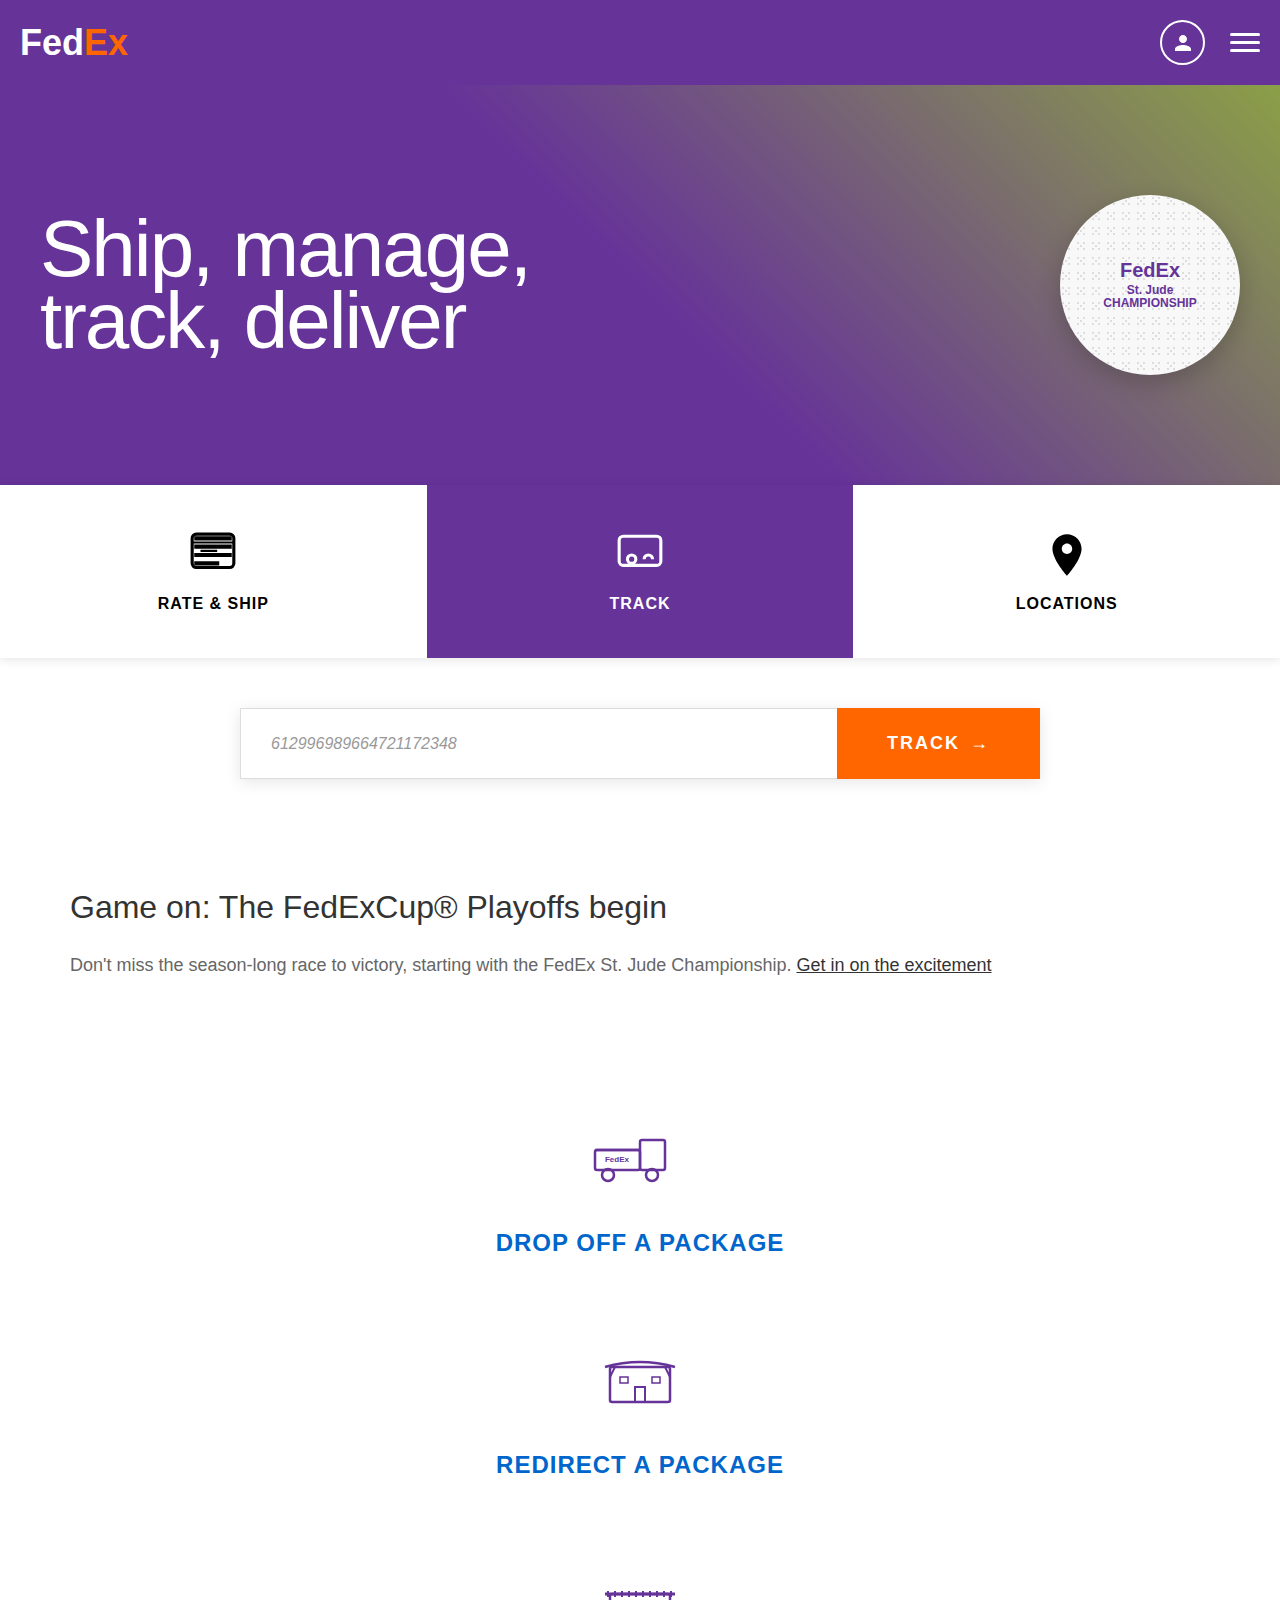
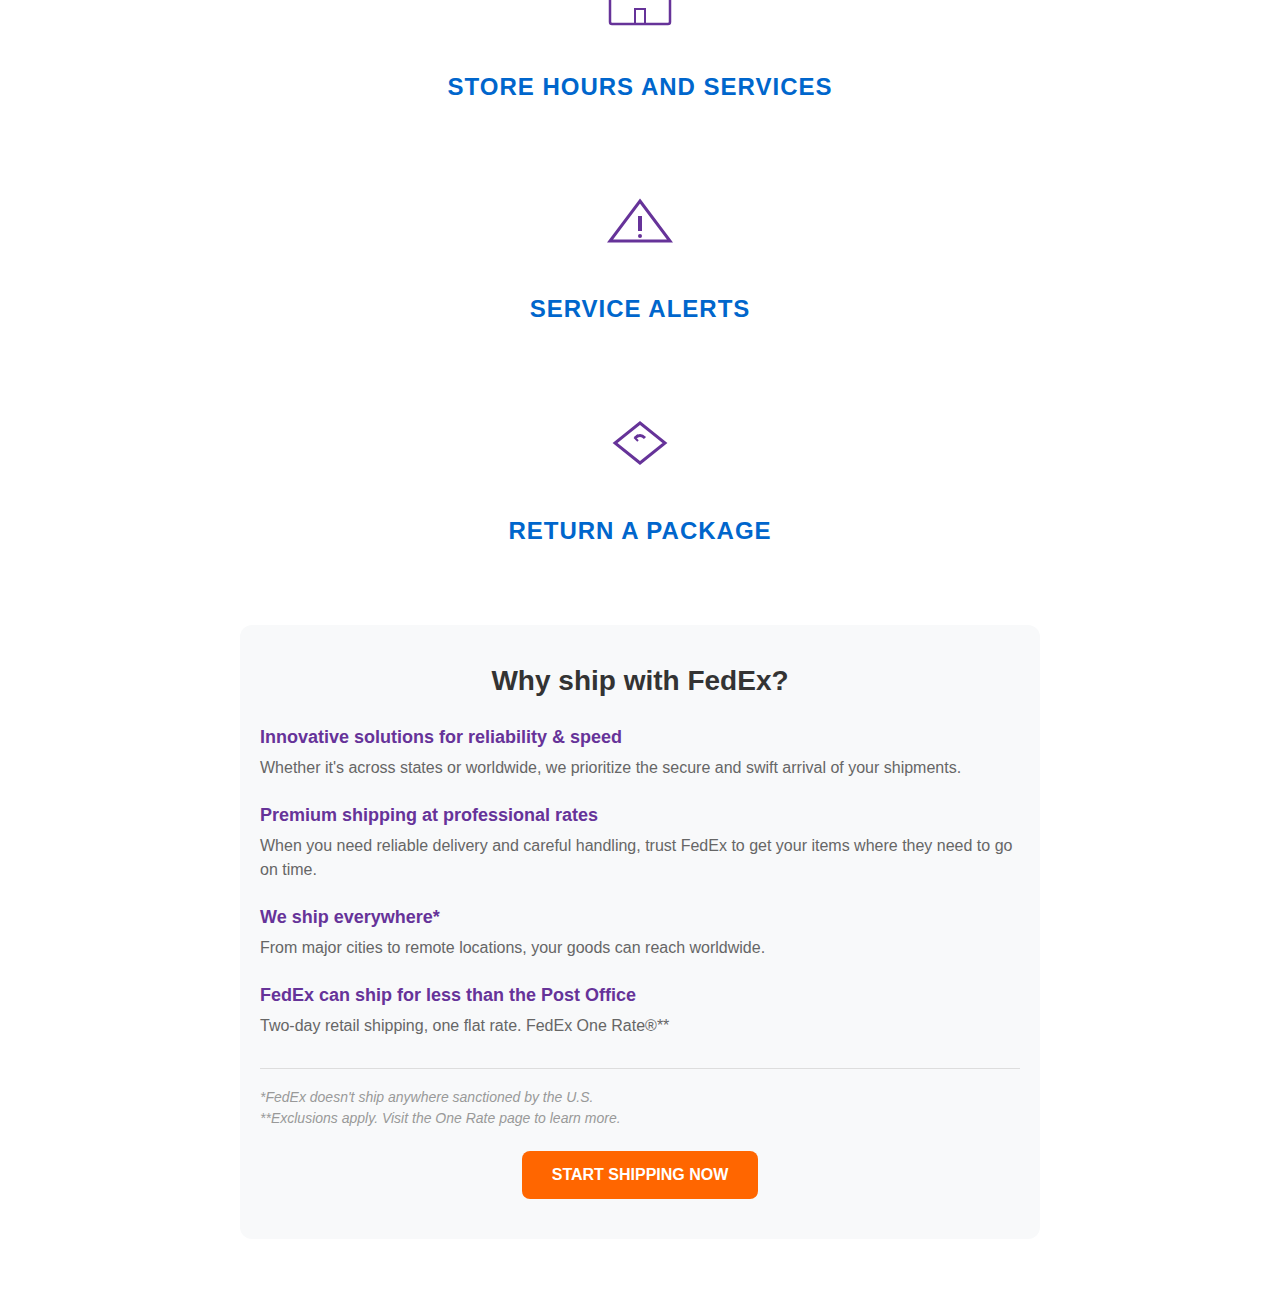
<file: index.html>
<!DOCTYPE html>
<html lang="en">
<head>
    <meta charset="UTF-8">
    <meta name="viewport" content="width=device-width, initial-scale=1.0">
    <title>FedEx - Ship, manage, track, deliver</title>
    <style>
        * {
            margin: 0;
            padding: 0;
            box-sizing: border-box;
        }

        body {
            font-family: 'Arial', sans-serif;
            margin: 0;
            padding: 0;
            width: 100vw;
            overflow-x: hidden;
        }

        .header {
            background: #663399;
            padding: 20px 20px;
            display: flex;
            justify-content: space-between;
            align-items: center;
            width: 100%;
        }

        .logo {
            font-size: 36px;
            font-weight: bold;
        }

        .fed {
            color: white;
        }

        .ex {
            color: #FF6600;
        }

        .header-right {
            display: flex;
            align-items: center;
            gap: 25px;
        }

        .user-icon {
            width: 45px;
            height: 45px;
            border: 2px solid white;
            border-radius: 50%;
            display: flex;
            align-items: center;
            justify-content: center;
        }

        .user-icon svg {
            width: 24px;
            height: 24px;
            fill: white;
        }

        .hamburger {
            display: flex;
            flex-direction: column;
            gap: 5px;
        }

        .hamburger-line {
            width: 30px;
            height: 3px;
            background: white;
            border-radius: 2px;
        }

        .hero-section {
            background: linear-gradient(45deg, #663399 0%, #663399 50%, #8B9F47 100%);
            min-height: 400px;
            position: relative;
            display: flex;
            align-items: center;
            padding: 0 20px;
            width: 100%;
        }

        .hero-content {
            max-width: 1200px;
            width: 100%;
            margin: 0 auto;
            display: flex;
            justify-content: space-between;
            align-items: center;
        }

        .hero-text {
            color: white;
            font-size: 80px;
            font-weight: 300;
            line-height: 0.9;
            letter-spacing: -2px;
        }

        .golf-ball-container {
            position: relative;
        }

        .golf-ball {
            width: 180px;
            height: 180px;
            background: #f8f8f8;
            border-radius: 50%;
            position: relative;
            box-shadow: 0 8px 25px rgba(0,0,0,0.2);
            background-image: 
                radial-gradient(circle at 20% 20%, #ddd 1.5px, transparent 1.5px),
                radial-gradient(circle at 60% 20%, #ddd 1.5px, transparent 1.5px),
                radial-gradient(circle at 20% 60%, #ddd 1.5px, transparent 1.5px),
                radial-gradient(circle at 60% 60%, #ddd 1.5px, transparent 1.5px),
                radial-gradient(circle at 40% 40%, #ddd 1.5px, transparent 1.5px);
            background-size: 15px 15px;
        }

        .golf-ball-text {
            position: absolute;
            top: 50%;
            left: 50%;
            transform: translate(-50%, -50%);
            text-align: center;
            color: #663399;
            font-weight: bold;
        }

        .golf-fedex {
            font-size: 20px;
            margin-bottom: 2px;
        }

        .golf-tournament {
            font-size: 12px;
            line-height: 1.1;
        }

        .services-nav {
            background: white;
            display: flex;
            box-shadow: 0 2px 10px rgba(0,0,0,0.1);
            position: relative;
            z-index: 10;
            width: 100%;
        }

        .service-tab {
            flex: 1;
            padding: 45px 20px;
            text-align: center;
            cursor: pointer;
            transition: all 0.3s ease;
            display: flex;
            flex-direction: column;
            align-items: center;
            gap: 15px;
        }

        .service-tab:hover {
            background: #f5f5f5;
        }

        .service-tab.active {
            background: #663399;
            color: white;
        }

        .service-icon {
            width: 50px;
            height: 50px;
        }

        .service-title {
            font-size: 16px;
            font-weight: bold;
            letter-spacing: 1px;
        }

        .tracking-section {
            background: white;
            padding: 50px 30px;
            text-align: center;
        }

        .tracking-container {
            max-width: 800px;
            margin: 0 auto;
            display: flex;
            box-shadow: 0 3px 15px rgba(0,0,0,0.1);
            border-radius: 0;
        }

        .tracking-input {
            flex: 1;
            padding: 25px 30px;
            border: 1px solid #ddd;
            border-right: none;
            font-size: 16px;
            outline: none;
            color: #999;
            font-style: italic;
        }

        .track-btn {
            background: #FF6600;
            color: white;
            border: none;
            padding: 25px 50px;
            font-size: 18px;
            font-weight: bold;
            letter-spacing: 2px;
            cursor: pointer;
            display: flex;
            align-items: center;
            gap: 10px;
        }

        .content-section {
            background: white;
            padding: 60px 30px;
            max-width: 1200px;
            margin: 0 auto;
        }

        .content-title {
            font-size: 32px;
            color: #333;
            margin-bottom: 25px;
            font-weight: normal;
        }

        .content-text {
            font-size: 18px;
            color: #666;
            line-height: 1.6;
            margin-bottom: 15px;
        }

        .content-link {
            color: #333;
            text-decoration: underline;
        }

        .footer-section {
            background: white;
            padding: 50px 30px;
            text-align: center;
        }

        .footer-icon {
            width: 120px;
            height: 120px;
            border: 4px solid #663399;
            border-radius: 50%;
            margin: 0 auto;
            display: flex;
            align-items: center;
            justify-content: center;
            color: #663399;
        }

        .bottom-nav {
            background: #2c2c2c;
            padding: 12px 20px;
            display: flex;
            justify-content: space-between;
            align-items: center;
        }

        .nav-controls {
            display: flex;
            align-items: center;
            gap: 15px;
        }

        .nav-btn {
            width: 40px;
            height: 40px;
            background: #555;
            border-radius: 50%;
            display: flex;
            align-items: center;
            justify-content: center;
            color: white;
            font-size: 18px;
            cursor: pointer;
        }

        .add-btn {
            width: 50px;
            height: 50px;
            background: #555;
            border-radius: 50%;
            display: flex;
            align-items: center;
            justify-content: center;
            color: white;
            font-size: 28px;
            cursor: pointer;
        }

        .tab-counter {
            background: #555;
            color: white;
            padding: 8px 16px;
            border-radius: 4px;
            font-size: 16px;
            font-weight: bold;
        }

        .services-section {
            background: white;
            padding: 60px 20px;
            width: 100%;
        }

        .service-item {
            max-width: 400px;
            margin: 0 auto 80px auto;
            text-align: center;
        }

        .service-item:last-child {
            margin-bottom: 0;
        }

        .service-icon-container {
            margin-bottom: 30px;
        }

        .service-icon-large {
            width: 120px;
            height: 80px;
            margin: 0 auto;
        }

                 .service-title-large {
             font-size: 24px;
             font-weight: bold;
             color: #0066CC;
             letter-spacing: 1px;
             text-align: center;
         }

         /* Why Ship with FedEx Section */
         .why-fedex-section {
             max-width: 800px;
             margin: 0 auto;
             padding: 40px 20px;
             background: #f8f9fa;
             border-radius: 12px;
             margin-top: 40px;
         }

         .why-fedex-title {
             font-size: 28px;
             color: #333;
             margin-bottom: 30px;
             text-align: center;
             font-weight: bold;
         }

         .feature-section {
             margin-bottom: 25px;
         }

         .feature-title {
             font-size: 18px;
             color: #663399;
             margin-bottom: 8px;
             font-weight: bold;
         }

         .feature-text {
             font-size: 16px;
             color: #666;
             line-height: 1.5;
         }

         .disclaimer-section {
             margin-top: 30px;
             padding-top: 20px;
             border-top: 1px solid #ddd;
         }

         .disclaimer-text {
             font-size: 14px;
             color: #999;
             margin-bottom: 5px;
             font-style: italic;
         }

         .start-shipping-btn {
             background: #FF6600;
             color: white;
             border: none;
             padding: 15px 30px;
             font-size: 16px;
             font-weight: bold;
             border-radius: 8px;
             cursor: pointer;
             margin-top: 25px;
             display: block;
             margin-left: auto;
             margin-right: auto;
             transition: background-color 0.3s ease;
         }

         .start-shipping-btn:hover {
             background: #e55a00;
         }
    </style>
</head>
<body>
    <!-- Header -->
    <div class="header">
        <div class="logo">
            <span class="fed">Fed</span><span class="ex">Ex</span>
        </div>
        <div class="header-right">
            <div class="user-icon">
                <svg viewBox="0 0 24 24">
                    <path d="M12 12c2.21 0 4-1.79 4-4s-1.79-4-4-4-4 1.79-4 4 1.79 4 4 4zm0 2c-2.67 0-8 1.34-8 4v2h16v-2c0-2.66-5.33-4-8-4z"/>
                </svg>
            </div>
            <div class="hamburger">
                <div class="hamburger-line"></div>
                <div class="hamburger-line"></div>
                <div class="hamburger-line"></div>
            </div>
        </div>
    </div>

    <!-- Hero Section -->
    <div class="hero-section">
        <div class="hero-content">
            <div class="hero-text">
                Ship, manage,<br>
                track, deliver
            </div>
            <div class="golf-ball-container">
                <div class="golf-ball">
                    <div class="golf-ball-text">
                        <div class="golf-fedex">FedEx</div>
                        <div class="golf-tournament">St. Jude<br>CHAMPIONSHIP</div>
                    </div>
                </div>
            </div>
        </div>
    </div>

    <!-- Services Navigation -->
    <div class="services-nav">
        <div class="service-tab">
            <svg class="service-icon" viewBox="0 0 24 24">
                <path fill="currentColor" d="M3 3h18v2H3V3zm0 4h18v2H3V7zm0 4h18v2H3v-2zm0 4h12v2H3v-2z"/>
                <rect x="2" y="2" width="20" height="16" rx="2" fill="none" stroke="currentColor" stroke-width="1.5"/>
                <path d="M2 6h20M6 10h8" stroke="currentColor" stroke-width="1"/>
            </svg>
            <div class="service-title">RATE & SHIP</div>
        </div>
        <div class="service-tab active">
            <svg class="service-icon" viewBox="0 0 24 24">
                <rect x="2" y="3" width="20" height="14" rx="2" fill="none" stroke="currentColor" stroke-width="1.5"/>
                <circle cx="8" cy="14" r="2" fill="none" stroke="currentColor" stroke-width="1.5"/>
                <path d="M14 14a2 2 0 0 1 2-2 2 2 0 0 1 2 2" fill="none" stroke="currentColor" stroke-width="1.5"/>
            </svg>
            <div class="service-title">TRACK</div>
        </div>
        <div class="service-tab">
            <svg class="service-icon" viewBox="0 0 24 24">
                <path fill="currentColor" d="M12 2C8.13 2 5 5.13 5 9c0 5.25 7 13 7 13s7-7.75 7-13c0-3.87-3.13-7-7-7zm0 9.5c-1.38 0-2.5-1.12-2.5-2.5s1.12-2.5 2.5-2.5 2.5 1.12 2.5 2.5-1.12 2.5-2.5 2.5z"/>
            </svg>
            <div class="service-title">LOCATIONS</div>
        </div>
    </div>

    <!-- Tracking Section -->
    <div class="tracking-section">
        <div class="tracking-container">
            <input type="text" class="tracking-input" value="TRACKING ID">
            <button class="track-btn">
                TRACK
                <span>→</span>
            </button>
        </div>
    </div>

    <!-- Content Section -->
    <div class="content-section">
        <h2 class="content-title">Game on: The FedExCup® Playoffs begin</h2>
        <p class="content-text">
            Don't miss the season-long race to victory, starting with the FedEx St. Jude Championship. 
            <a href="#" class="content-link">Get in on the excitement</a>
        </p>
    </div>

    <!-- Services Section -->
    <div class="services-section">
        <div class="service-item">
            <div class="service-icon-container">
                <svg class="service-icon-large" viewBox="0 0 120 80">
                    <!-- Truck body -->
                    <rect x="15" y="35" width="45" height="20" rx="2" stroke="#663399" stroke-width="2.5" fill="none"/>
                    <!-- Truck cab -->
                    <rect x="60" y="25" width="25" height="30" rx="2" stroke="#663399" stroke-width="2.5" fill="none"/>
                    <!-- Wheels -->
                    <circle cx="28" cy="60" r="6" stroke="#663399" stroke-width="2.5" fill="none"/>
                    <circle cx="72" cy="60" r="6" stroke="#663399" stroke-width="2.5" fill="none"/>
                    <!-- Connection line -->
                    <line x1="60" y1="35" x2="15" y2="35" stroke="#663399" stroke-width="2.5"/>
                    <!-- FedEx text on truck -->
                    <text x="37" y="47" fill="#663399" font-size="8" font-weight="bold" text-anchor="middle">FedEx</text>
                </svg>
            </div>
            <h3 class="service-title-large">DROP OFF A PACKAGE</h3>
        </div>

        <div class="service-item">
            <div class="service-icon-container">
                <svg class="service-icon-large" viewBox="0 0 120 80">
                    <!-- Store building -->
                    <rect x="30" y="30" width="60" height="35" rx="2" stroke="#663399" stroke-width="2.5" fill="none"/>
                    <!-- Awning -->
                    <path d="M25 30 Q60 20 95 30" stroke="#663399" stroke-width="2.5" fill="none"/>
                    <line x1="35" y1="30" x2="30" y2="40" stroke="#663399" stroke-width="2"/>
                    <line x1="85" y1="30" x2="90" y2="40" stroke="#663399" stroke-width="2"/>
                    <!-- Door -->
                    <rect x="55" y="50" width="10" height="15" stroke="#663399" stroke-width="2" fill="none"/>
                    <!-- Windows -->
                    <rect x="40" y="40" width="8" height="6" stroke="#663399" stroke-width="1.5" fill="none"/>
                    <rect x="72" y="40" width="8" height="6" stroke="#663399" stroke-width="1.5" fill="none"/>
                </svg>
            </div>
            <h3 class="service-title-large">REDIRECT A PACKAGE</h3>
        </div>

        <div class="service-item">
            <div class="service-icon-container">
                <svg class="service-icon-large" viewBox="0 0 120 80">
                    <!-- Store with awning -->
                    <rect x="30" y="35" width="60" height="30" rx="2" stroke="#663399" stroke-width="2.5" fill="none"/>
                    <!-- Striped awning -->
                    <path d="M25 35 L95 35" stroke="#663399" stroke-width="3"/>
                    <path d="M28 32 L28 38" stroke="#663399" stroke-width="2"/>
                    <path d="M35 32 L35 38" stroke="#663399" stroke-width="2"/>
                    <path d="M42 32 L42 38" stroke="#663399" stroke-width="2"/>
                    <path d="M49 32 L49 38" stroke="#663399" stroke-width="2"/>
                    <path d="M56 32 L56 38" stroke="#663399" stroke-width="2"/>
                    <path d="M63 32 L63 38" stroke="#663399" stroke-width="2"/>
                    <path d="M70 32 L70 38" stroke="#663399" stroke-width="2"/>
                    <path d="M77 32 L77 38" stroke="#663399" stroke-width="2"/>
                    <path d="M84 32 L84 38" stroke="#663399" stroke-width="2"/>
                    <path d="M91 32 L91 38" stroke="#663399" stroke-width="2"/>
                    <!-- Door -->
                    <rect x="55" y="50" width="10" height="15" stroke="#663399" stroke-width="2" fill="none"/>
                </svg>
            </div>
            <h3 class="service-title-large">STORE HOURS AND SERVICES</h3>
        </div>

        <div class="service-item">
            <div class="service-icon-container">
                <svg class="service-icon-large" viewBox="0 0 120 80">
                    <!-- Triangle -->
                    <path d="M60 20 L90 60 L30 60 Z" stroke="#663399" stroke-width="3" fill="none"/>
                    <!-- Exclamation mark -->
                    <line x1="60" y1="35" x2="60" y2="50" stroke="#663399" stroke-width="4"/>
                    <circle cx="60" cy="55" r="2" fill="#663399"/>
                </svg>
            </div>
            <h3 class="service-title-large">SERVICE ALERTS</h3>
        </div>

                 <div class="service-item">
             <div class="service-icon-container">
                 <svg class="service-icon-large" viewBox="0 0 120 80">
                     <!-- Diamond shape -->
                     <path d="M60 20 L85 40 L60 60 L35 40 Z" stroke="#663399" stroke-width="3" fill="none"/>
                     <!-- Return arrow -->
                     <path d="M55 35 Q60 30 65 35" stroke="#663399" stroke-width="3" fill="none"/>
                     <path d="M58 32 L55 35 L58 38" stroke="#663399" stroke-width="2" fill="none"/>
                 </svg>
             </div>
             <h3 class="service-title-large">RETURN A PACKAGE</h3>
         </div>

         <!-- Why Ship with FedEx Section -->
         <div class="why-fedex-section">
             <h2 class="why-fedex-title">Why ship with FedEx?</h2>
             
             <div class="feature-section">
                 <h3 class="feature-title">Innovative solutions for reliability & speed</h3>
                 <p class="feature-text">Whether it's across states or worldwide, we prioritize the secure and swift arrival of your shipments.</p>
             </div>

             <div class="feature-section">
                 <h3 class="feature-title">Premium shipping at professional rates</h3>
                 <p class="feature-text">When you need reliable delivery and careful handling, trust FedEx to get your items where they need to go on time.</p>
             </div>

             <div class="feature-section">
                 <h3 class="feature-title">We ship everywhere*</h3>
                 <p class="feature-text">From major cities to remote locations, your goods can reach worldwide.</p>
             </div>

             <div class="feature-section">
                 <h3 class="feature-title">FedEx can ship for less than the Post Office</h3>
                 <p class="feature-text">Two-day retail shipping, one flat rate. FedEx One Rate®**</p>
             </div>

             <div class="disclaimer-section">
                 <p class="disclaimer-text">*FedEx doesn't ship anywhere sanctioned by the U.S.</p>
                 <p class="disclaimer-text">**Exclusions apply. Visit the One Rate page to learn more.</p>
             </div>

             <button class="start-shipping-btn">START SHIPPING NOW</button>
         </div>


     </div>
</body>
<script>
    // Add tracking functionality
    document.addEventListener('DOMContentLoaded', function() {
        const trackingInput = document.querySelector('.tracking-input');
        const trackBtn = document.querySelector('.track-btn');
        
        // Set default tracking number
        trackingInput.value = '612996989664721172348';
        
        // Add click event to track button
        trackBtn.addEventListener('click', function() {
            const trackingNumber = trackingInput.value.trim();
            if (trackingNumber) {
                // Redirect to tracking page with the tracking number
                window.location.href = `tracking.html?tracking=${encodeURIComponent(trackingNumber)}`;
            }
        });
        
        // Add enter key support
        trackingInput.addEventListener('keypress', function(e) {
            if (e.key === 'Enter') {
                trackBtn.click();
            }
        });
        
        // Clear placeholder on focus
        trackingInput.addEventListener('focus', function() {
            if (this.value === 'TRACKING ID') {
                this.value = '';
                this.style.color = '#333';
                this.style.fontStyle = 'normal';
            }
        });
        
        // Restore placeholder if empty on blur
        trackingInput.addEventListener('blur', function() {
            if (this.value.trim() === '') {
                this.value = 'TRACKING ID';
                this.style.color = '#999';
                this.style.fontStyle = 'italic';
            }
        });
    });
</script>
</html>
</file>
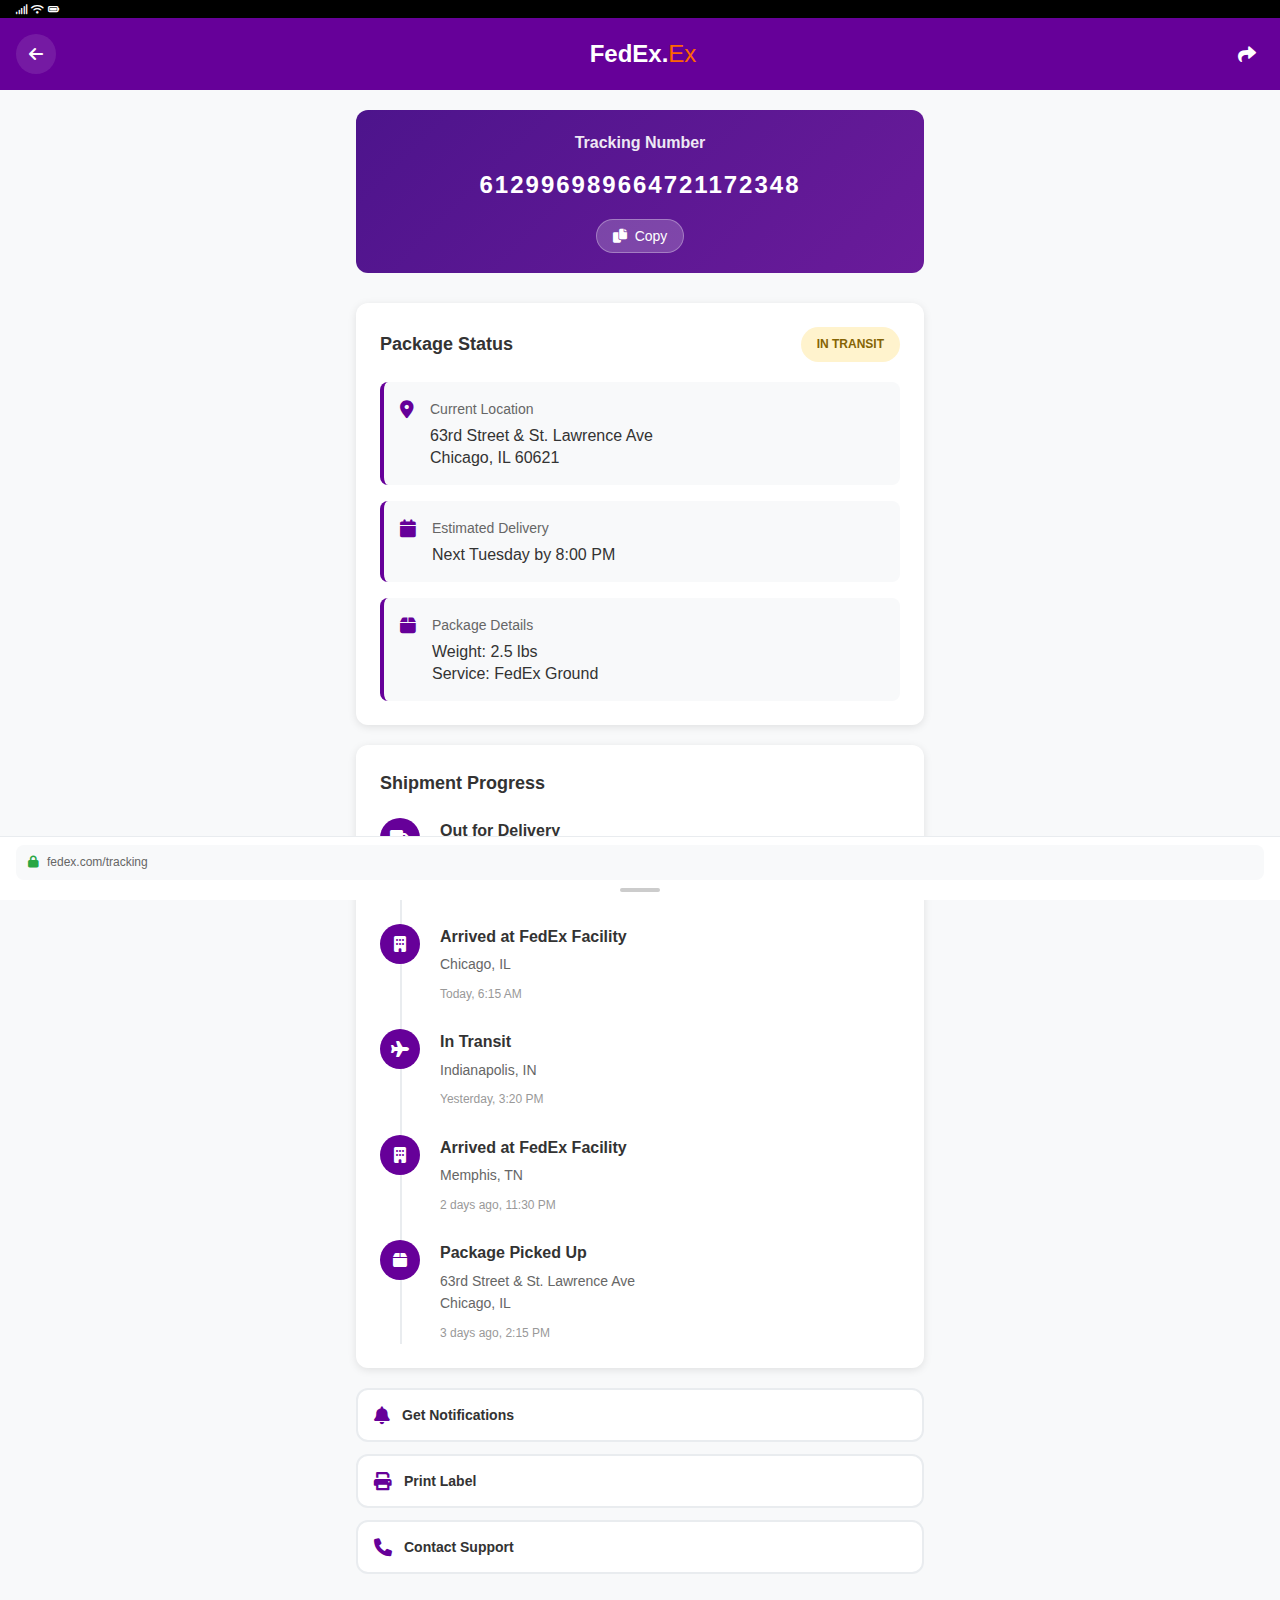
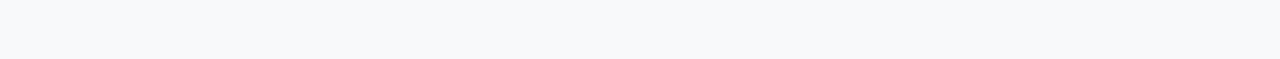
<file: tracking.html>
<!DOCTYPE html>
<html lang="en">
<head>
    <meta charset="UTF-8">
    <meta name="viewport" content="width=device-width, initial-scale=1.0">
    <title>FedEx Tracking - Package Details</title>
    <link rel="stylesheet" href="tracking-styles.css">
    <link href="https://cdnjs.cloudflare.com/ajax/libs/font-awesome/6.0.0/css/all.min.css" rel="stylesheet">
</head>
<body>
    <!-- Mobile Status Bar -->
    <div class="status-bar">
        <div class="status-icons">
            <i class="fas fa-signal"></i>
            <i class="fas fa-wifi"></i>
            <i class="fas fa-battery-full"></i>
        </div>
    </div>

    <!-- Header -->
    <header class="header">
        <div class="back-btn">
            <i class="fas fa-arrow-left"></i>
        </div>
        <div class="logo">FedEx.</div>
        <div class="header-icons">
            <i class="fas fa-share"></i>
        </div>
    </header>

    <!-- Tracking Info -->
    <div class="tracking-container">
        <div class="tracking-number">
            <h2>Tracking Number</h2>
            <div class="number-display">612996989664721172348</div>
            <button class="copy-btn">
                <i class="fas fa-copy"></i>
                Copy
            </button>
        </div>

        <!-- Package Status -->
        <div class="status-section">
            <div class="status-header">
                <h3>Package Status</h3>
                <div class="status-badge in-transit">In Transit</div>
            </div>
            
            <div class="delivery-info">
                                 <div class="info-item">
                     <i class="fas fa-map-marker-alt"></i>
                     <div class="info-content">
                         <strong>Current Location</strong>
                         <p>63rd Street & St. Lawrence Ave<br>Chicago, IL 60621</p>
                     </div>
                 </div>
                
                                 <div class="info-item">
                     <i class="fas fa-calendar"></i>
                     <div class="info-content">
                         <strong>Estimated Delivery</strong>
                         <p>Next Tuesday by 8:00 PM</p>
                     </div>
                 </div>
                
                <div class="info-item">
                    <i class="fas fa-box"></i>
                    <div class="info-content">
                        <strong>Package Details</strong>
                        <p>Weight: 2.5 lbs<br>Service: FedEx Ground</p>
                    </div>
                </div>
            </div>
        </div>

        <!-- Tracking Timeline -->
        <div class="timeline-section">
            <h3>Shipment Progress</h3>
                         <div class="timeline">
                 <div class="timeline-item active">
                     <div class="timeline-icon">
                         <i class="fas fa-truck"></i>
                     </div>
                     <div class="timeline-content">
                         <h4>Out for Delivery</h4>
                         <p>Chicago, IL</p>
                         <span class="time">Today, 8:30 AM</span>
                     </div>
                 </div>
                 
                 <div class="timeline-item active">
                     <div class="timeline-icon">
                         <i class="fas fa-building"></i>
                     </div>
                     <div class="timeline-content">
                         <h4>Arrived at FedEx Facility</h4>
                         <p>Chicago, IL</p>
                         <span class="time">Today, 6:15 AM</span>
                     </div>
                 </div>
                 
                 <div class="timeline-item active">
                     <div class="timeline-icon">
                         <i class="fas fa-plane"></i>
                     </div>
                     <div class="timeline-content">
                         <h4>In Transit</h4>
                         <p>Indianapolis, IN</p>
                         <span class="time">Yesterday, 3:20 PM</span>
                     </div>
                 </div>
                 
                 <div class="timeline-item active">
                     <div class="timeline-icon">
                         <i class="fas fa-building"></i>
                     </div>
                     <div class="timeline-content">
                         <h4>Arrived at FedEx Facility</h4>
                         <p>Memphis, TN</p>
                         <span class="time">2 days ago, 11:30 PM</span>
                     </div>
                 </div>
                 
                 <div class="timeline-item active">
                     <div class="timeline-icon">
                         <i class="fas fa-box"></i>
                     </div>
                     <div class="timeline-content">
                         <h4>Package Picked Up</h4>
                         <p>63rd Street & St. Lawrence Ave<br>Chicago, IL</p>
                         <span class="time">3 days ago, 2:15 PM</span>
                     </div>
                 </div>
             </div>
        </div>

        <!-- Action Buttons -->
        <div class="action-buttons">
            <button class="action-btn">
                <i class="fas fa-bell"></i>
                <span>Get Notifications</span>
            </button>
            <button class="action-btn">
                <i class="fas fa-print"></i>
                <span>Print Label</span>
            </button>
            <button class="action-btn">
                <i class="fas fa-phone"></i>
                <span>Contact Support</span>
            </button>
        </div>
    </div>

    <!-- Browser Navigation Bar -->
    <div class="browser-nav">
        <div class="address-bar">
            <i class="fas fa-lock"></i>
            <span>fedex.com/tracking</span>
        </div>
        <div class="home-indicator"></div>
    </div>

    <script src="tracking-script.js"></script>
</body>
</html>
</file>
<file: tracking-styles.css>
/* Reset and base styles */
* {
    margin: 0;
    padding: 0;
    box-sizing: border-box;
}

body {
    font-family: -apple-system, BlinkMacSystemFont, 'Segoe UI', Roboto, sans-serif;
    background-color: #f8f9fa;
    color: #333;
    line-height: 1.6;
}

/* Status Bar */
.status-bar {
    background: #000;
    color: white;
    padding: 4px 16px;
    display: flex;
    justify-content: space-between;
    align-items: center;
    font-size: 12px;
    font-weight: 600;
}

.status-icons {
    display: flex;
    gap: 4px;
}

.status-icons i {
    font-size: 10px;
}

/* Header */
.header {
    background: #660099;
    color: white;
    padding: 16px;
    display: flex;
    align-items: center;
    justify-content: space-between;
    position: sticky;
    top: 0;
    z-index: 100;
}

.back-btn {
    width: 40px;
    height: 40px;
    display: flex;
    align-items: center;
    justify-content: center;
    border-radius: 50%;
    background: rgba(255, 255, 255, 0.1);
    cursor: pointer;
    transition: background 0.2s;
}

.back-btn:hover {
    background: rgba(255, 255, 255, 0.2);
}

.logo {
    font-size: 24px;
    font-weight: 700;
    position: relative;
}

.logo::after {
    content: "Ex";
    color: #ff6600;
    font-weight: 400;
}

.header-icons {
    display: flex;
    gap: 16px;
}

.header-icons i {
    font-size: 18px;
    cursor: pointer;
    padding: 8px;
    border-radius: 50%;
    transition: background 0.2s;
}

.header-icons i:hover {
    background: rgba(255, 255, 255, 0.1);
}

/* Tracking Container */
.tracking-container {
    max-width: 600px;
    margin: 0 auto;
    padding: 20px 16px;
}

/* Tracking Number Section */
.tracking-number {
    text-align: center;
    margin-bottom: 30px;
    padding: 20px;
    background: linear-gradient(135deg, #4d148c 0%, #6a1b9a 100%);
    border-radius: 12px;
    color: white;
}

.tracking-number h2 {
    font-size: 16px;
    margin-bottom: 10px;
    opacity: 0.9;
}

.number-display {
    font-size: 24px;
    font-weight: 700;
    margin-bottom: 15px;
    letter-spacing: 2px;
}

.copy-btn {
    background: rgba(255, 255, 255, 0.2);
    border: 1px solid rgba(255, 255, 255, 0.3);
    color: white;
    padding: 8px 16px;
    border-radius: 20px;
    cursor: pointer;
    font-size: 14px;
    display: flex;
    align-items: center;
    gap: 8px;
    margin: 0 auto;
    transition: background-color 0.3s ease;
}

.copy-btn:hover {
    background: rgba(255, 255, 255, 0.3);
}

/* Status Section */
.status-section {
    background: white;
    border-radius: 12px;
    padding: 24px;
    margin-bottom: 20px;
    box-shadow: 0 2px 8px rgba(0, 0, 0, 0.1);
}

.status-header {
    display: flex;
    justify-content: space-between;
    align-items: center;
    margin-bottom: 20px;
}

.status-header h3 {
    font-size: 18px;
    font-weight: 600;
    color: #333;
}

.status-badge {
    padding: 8px 16px;
    border-radius: 20px;
    font-size: 12px;
    font-weight: 600;
    text-transform: uppercase;
}

.status-badge.in-transit {
    background: #fff3cd;
    color: #856404;
}

.status-badge.delivered {
    background: #d4edda;
    color: #155724;
}

/* Delivery Info */
.delivery-info {
    display: flex;
    flex-direction: column;
    gap: 16px;
}

.info-item {
    display: flex;
    align-items: flex-start;
    gap: 16px;
    padding: 16px;
    background: #f8f9fa;
    border-radius: 8px;
    border-left: 4px solid #660099;
}

.info-item i {
    color: #660099;
    font-size: 18px;
    margin-top: 2px;
}

.info-content strong {
    display: block;
    font-size: 14px;
    color: #666;
    margin-bottom: 4px;
    font-weight: 500;
}

.info-content p {
    font-size: 16px;
    color: #333;
    font-weight: 500;
    line-height: 1.4;
}

/* Timeline Section */
.timeline-section {
    background: white;
    border-radius: 12px;
    padding: 24px;
    margin-bottom: 20px;
    box-shadow: 0 2px 8px rgba(0, 0, 0, 0.1);
}

.timeline-section h3 {
    font-size: 18px;
    font-weight: 600;
    color: #333;
    margin-bottom: 20px;
}

.timeline {
    position: relative;
}

.timeline::before {
    content: '';
    position: absolute;
    left: 20px;
    top: 0;
    bottom: 0;
    width: 2px;
    background: #e9ecef;
}

.timeline-item {
    position: relative;
    padding-left: 60px;
    margin-bottom: 24px;
}

.timeline-item:last-child {
    margin-bottom: 0;
}

.timeline-icon {
    position: absolute;
    left: 0;
    top: 0;
    width: 40px;
    height: 40px;
    background: #e9ecef;
    border-radius: 50%;
    display: flex;
    align-items: center;
    justify-content: center;
    color: #666;
    font-size: 16px;
}

.timeline-item.active .timeline-icon {
    background: #660099;
    color: white;
}

.timeline-content h4 {
    font-size: 16px;
    font-weight: 600;
    color: #333;
    margin-bottom: 4px;
}

.timeline-content p {
    font-size: 14px;
    color: #666;
    margin-bottom: 4px;
}

.timeline-content .time {
    font-size: 12px;
    color: #999;
    font-weight: 500;
}

/* Action Buttons */
.action-buttons {
    display: grid;
    grid-template-columns: 1fr;
    gap: 12px;
}

.action-btn {
    background: white;
    border: 2px solid #e9ecef;
    border-radius: 12px;
    padding: 16px;
    display: flex;
    align-items: center;
    gap: 12px;
    cursor: pointer;
    transition: all 0.2s;
    font-size: 14px;
    font-weight: 600;
    color: #333;
}

.action-btn:hover {
    border-color: #660099;
    background: #f8f9fa;
}

.action-btn i {
    color: #660099;
    font-size: 18px;
}

/* Browser Navigation */
.browser-nav {
    background: white;
    border-top: 1px solid #e9ecef;
    padding: 8px 16px;
    position: sticky;
    bottom: 0;
}

.address-bar {
    background: #f8f9fa;
    border-radius: 8px;
    padding: 8px 12px;
    display: flex;
    align-items: center;
    gap: 8px;
    font-size: 12px;
    color: #666;
}

.address-bar i {
    color: #28a745;
}

.home-indicator {
    width: 40px;
    height: 4px;
    background: #ccc;
    border-radius: 2px;
    margin: 8px auto 0;
}

/* Responsive Design */
@media (max-width: 480px) {
    .tracking-container {
        padding: 16px 12px;
    }
    
    .tracking-number,
    .status-section,
    .timeline-section {
        padding: 20px;
    }
    
    .number-display {
        font-size: 20px;
    }
    
    .action-buttons {
        grid-template-columns: 1fr;
    }
}

/* Animations */
@keyframes fadeIn {
    from { opacity: 0; transform: translateY(20px); }
    to { opacity: 1; transform: translateY(0); }
}

.tracking-container > * {
    animation: fadeIn 0.5s ease-out;
}

.timeline-item {
    animation: fadeIn 0.5s ease-out;
}

/* Loading states */
.loading {
    opacity: 0.7;
    pointer-events: none;
}

/* Copy button feedback */
.copy-btn.copied {
    animation: pulse 0.3s ease-in-out;
}

@keyframes pulse {
    0% { transform: scale(1); }
    50% { transform: scale(1.05); }
    100% { transform: scale(1); }
}
</file>
